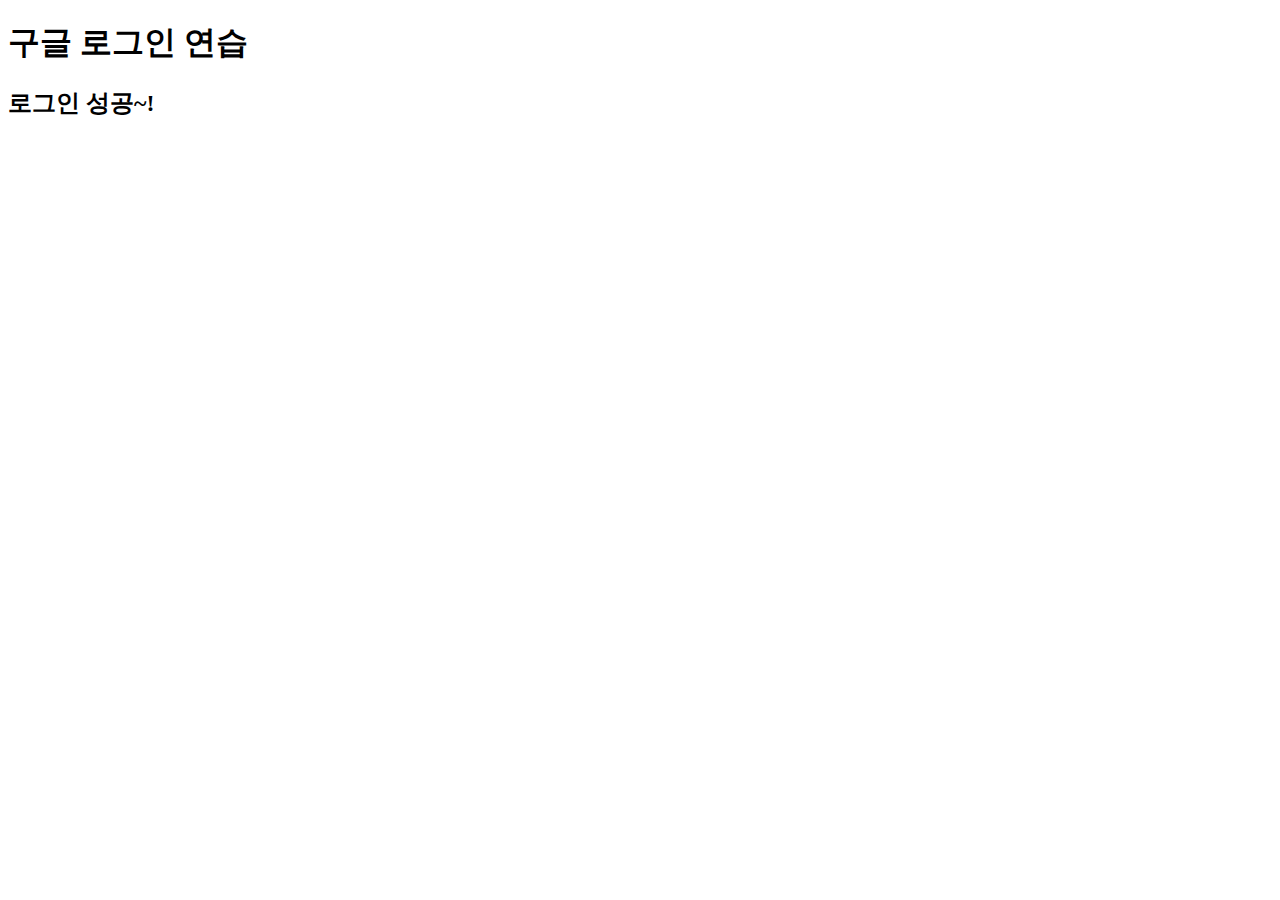
<file: funD.Practice/demo/src/main/resources/static/index.html>
<!DOCTYPE html>
<html lang="en">
<head>
    <meta charset="UTF-8">
    <title>Title</title>
</head>
<body>
<h1>구글 로그인 연습</h1>
<div class="col-md-12">
    <!--로그인 기능 영역-->
    <h2>로그인 성공~!</h2>
</div>
<br>

</body>
</html>
</file>
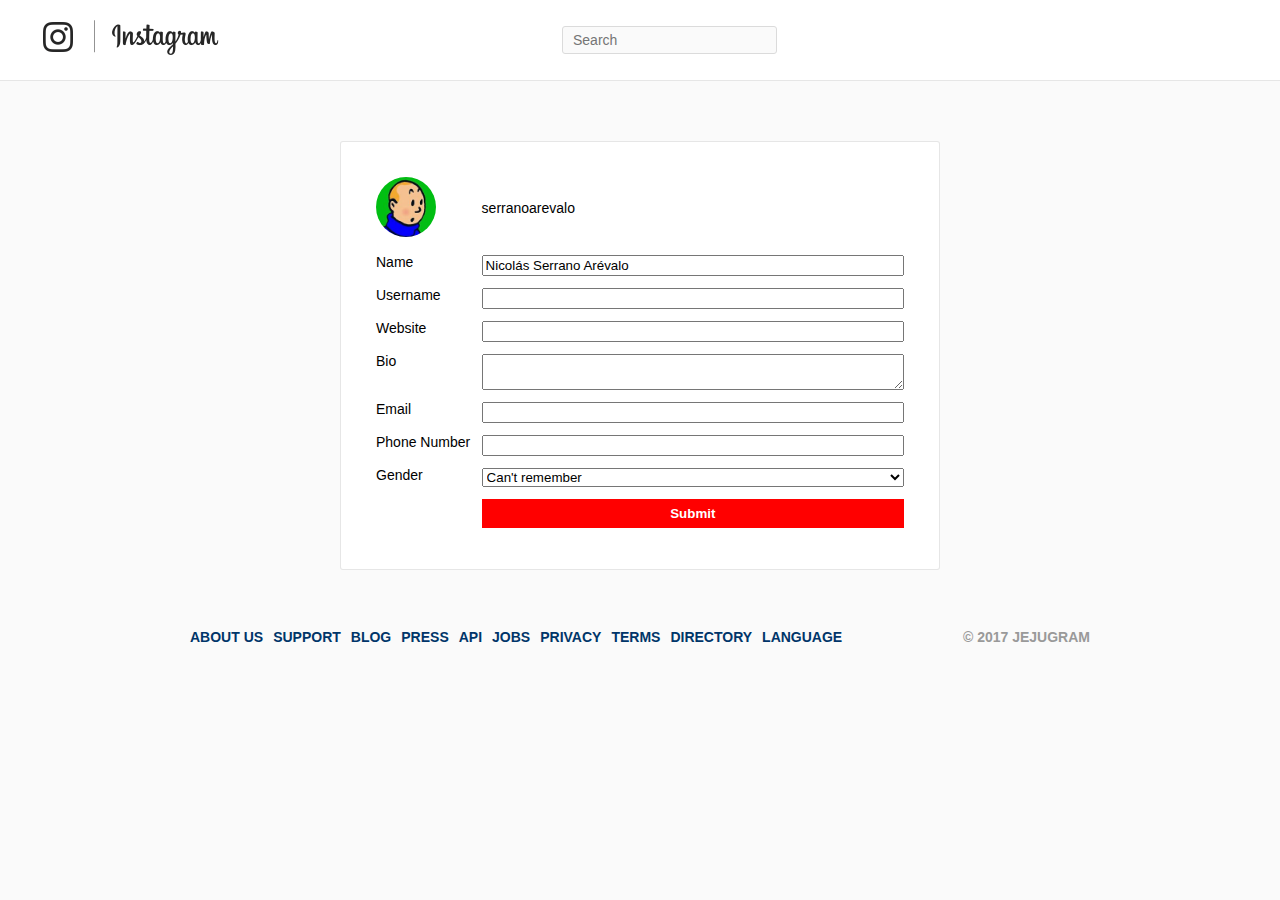
<file: Clonstagram/src/main/resources/nomadcorder-insta-ui/edit-profile.html>
<!DOCTYPE html>
<html lang="en">
<head>
  <meta charset="UTF-8">
  <meta name="viewport" content="width=device-width, initial-scale=1.0">
  <meta http-equiv="X-UA-Compatible" content="ie=edge">
  <title>Edit Profile | Jejugram</title>
  <link href="https://maxcdn.bootstrapcdn.com/font-awesome/4.7.0/css/font-awesome.min.css"
    rel="stylesheet">
  <link rel="shortcut icon" href="images/favicon.ico">
  <link rel="stylesheet" href="css/styles.css">
</head>
<body>
  <nav class="navigation">
    <a href="feed.html">
      <img src="images/logo.png" />
    </a>
    <input type="text" placeholder="Search">
    <div class="navigation__links">
      <a href="explore.html" class="navigation__link">
          <i class="fa fa-compass"></i>
      </a>
      <a href="#" class="navigation__link">
          <i class="fa fa-heart-o"></i>
      </a>
      <a href="profile.html" class="navigation__link">
          <i class="fa fa-user-o"></i>
      </a>
    </div>
  </nav>


  <main id="edit-profile">
    <div class="edit-profile__container u-default-box">
      
      <header class="edit-profile__header">
        <div class="fucker-container">
          <img src="images/avatar.jpg" />
        </div>
        <!-- master comments -->
        <h1 class="edit-profile__username">serranoarevalo</h1>
      </header>

      <form class="edit-profile__form">
        <div class="edit-profile__row">
          <label class="edit-profile__label" for="name">Name</label>
          <input id="name" type="text" value="Nicolás Serrano Arévalo">
        </div>
        <div class="edit-profile__row">
          <label class="edit-profile__label" for="username">Username</label>
          <input id="username" type="text">
        </div>
        <div class="edit-profile__row">
          <label class="edit-profile__label" for="website">Website</label>
          <input id="website" type="url">
        </div>
        <div class="edit-profile__row">
          <label class="edit-profile__label" for="bio">Bio</label>
          <textarea id="bio"></textarea>
        </div>
        <div class="edit-profile__row">
          <label class="edit-profile__label" for="email">Email</label>
          <input id="email" type="email">
        </div>
        <div class="edit-profile__row">
          <label class="edit-profile__label" for="phone-number">Phone Number</label>
          <input id="phone-number" type="text">
        </div>
        <div class="edit-profile__row">
          <label class="edit-profile__label" for="gender">Gender</label>
          <select  id="gender">
            <option value="male">Male</option>
            <option value="female">Female</option>
            <option value="cant-remember" selected>Can't remember</option>
          </select>
        </div>
        <div class="edit-profile__row">
          <span></span>
          <input type="submit">
        </div>
      </form>

    </div>
  </main>
  <footer>
    <nav class="footer__nav">
      <ul class="footer__list">
        <li class="footer__item"><a href="#" class="footer__link">About us</a></li>
        <li class="footer__item"><a href="#" class="footer__link">Support</a></li>
        <li class="footer__item"><a href="#" class="footer__link">Blog</a></li>
        <li class="footer__item"><a href="#" class="footer__link">Press</a></li>
        <li class="footer__item"><a href="#" class="footer__link">Api</a></li>
        <li class="footer__item"><a href="#" class="footer__link">Jobs</a></li>
        <li class="footer__item"><a href="#" class="footer__link">Privacy</a></li>
        <li class="footer__item"><a href="#" class="footer__link">Terms</a></li>
        <li class="footer__item"><a href="#" class="footer__link">Directory</a></li>
        <li class="footer__item"><a href="#" class="footer__link">Language</a></li>
      </ul>
    </nav>
    <span class="footer__copyright">© 2017 jejugram</span>
  </footer>
  <script src="https://code.jquery.com/jquery-3.2.1.min.js"></script>
  <script src="js/app.js"></script>
</body>
</html>
</file>
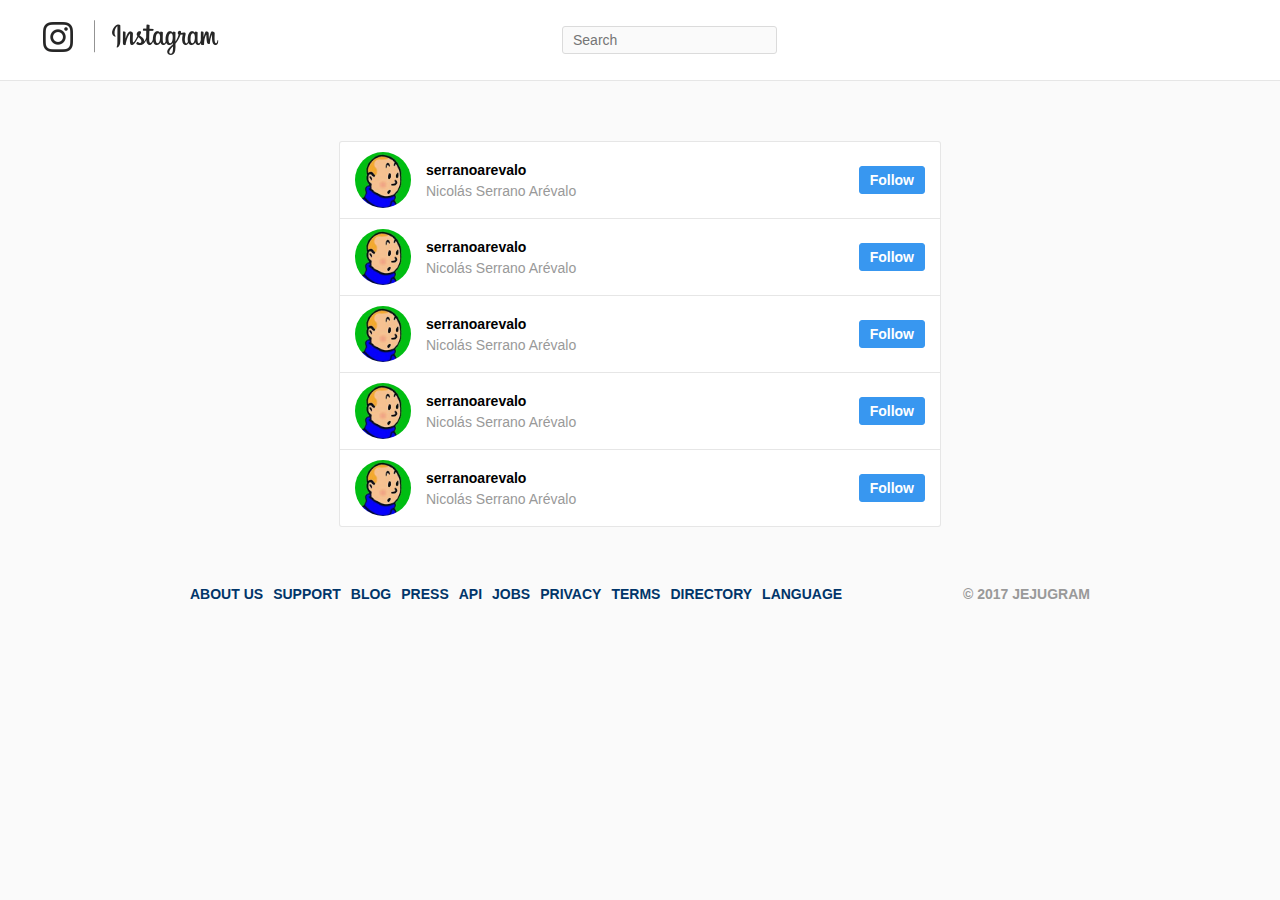
<file: Clonstagram/src/main/resources/nomadcorder-insta-ui/explore.html>
<!DOCTYPE html>
<html lang="en">
<head>
  <meta charset="UTF-8">
  <meta name="viewport" content="width=device-width, initial-scale=1.0">
  <meta http-equiv="X-UA-Compatible" content="ie=edge">
  <title>Explore | Jejugram</title>
  <link href="https://maxcdn.bootstrapcdn.com/font-awesome/4.7.0/css/font-awesome.min.css"
    rel="stylesheet">
  <link rel="shortcut icon" href="images/favicon.ico">
  <link rel="stylesheet" href="css/styles.css">
</head>
<body>
  <nav class="navigation">
    <a href="feed.html">
      <img src="images/logo.png" />
    </a>
    <input type="text" placeholder="Search">
    <div class="navigation__links">
      <a href="explore.html" class="navigation__link">
          <i class="fa fa-compass"></i>
      </a>
      <a href="#" class="navigation__link">
          <i class="fa fa-heart-o"></i>
      </a>
      <a href="profile.html" class="navigation__link">
          <i class="fa fa-user-o"></i>
      </a>
    </div>
  </nav>
  <main id="explore">
    <ul class="explore__users u-default-box">
      <li class="explore__user">
        <div class="explore__content">
          <img src="images/avatar.jpg" />
          <div class="explore__info">
            <span class="explore__username">serranoarevalo</span>
            <span class="explore__full-name">Nicolás Serrano Arévalo</span>
          </div>
        </div>
        <button>Follow</button>
      </li>
      <li class="explore__user">
        <div class="explore__content">
          <img src="images/avatar.jpg" />
          <div class="explore__info">
            <span class="explore__username">serranoarevalo</span>
            <span class="explore__full-name">Nicolás Serrano Arévalo</span>
          </div>
        </div>
        <button>Follow</button>
      </li>
      <li class="explore__user">
        <div class="explore__content">
          <img src="images/avatar.jpg" />
          <div class="explore__info">
            <span class="explore__username">serranoarevalo</span>
            <span class="explore__full-name">Nicolás Serrano Arévalo</span>
          </div>
        </div>
        <button>Follow</button>
      </li>
      <li class="explore__user">
        <div class="explore__content">
          <img src="images/avatar.jpg" />
          <div class="explore__info">
            <span class="explore__username">serranoarevalo</span>
            <span class="explore__full-name">Nicolás Serrano Arévalo</span>
          </div>
        </div>
        <button>Follow</button>
      </li>
      <li class="explore__user">
        <div class="explore__content">
          <img src="images/avatar.jpg" />
          <div class="explore__info">
            <span class="explore__username">serranoarevalo</span>
            <span class="explore__full-name">Nicolás Serrano Arévalo</span>
          </div>
        </div>
        <button>Follow</button>
      </li>
    </ul>
  </main>
  <footer>
    <nav class="footer__nav">
      <ul class="footer__list">
        <li class="footer__item"><a href="#" class="footer__link">About us</a></li>
        <li class="footer__item"><a href="#" class="footer__link">Support</a></li>
        <li class="footer__item"><a href="#" class="footer__link">Blog</a></li>
        <li class="footer__item"><a href="#" class="footer__link">Press</a></li>
        <li class="footer__item"><a href="#" class="footer__link">Api</a></li>
        <li class="footer__item"><a href="#" class="footer__link">Jobs</a></li>
        <li class="footer__item"><a href="#" class="footer__link">Privacy</a></li>
        <li class="footer__item"><a href="#" class="footer__link">Terms</a></li>
        <li class="footer__item"><a href="#" class="footer__link">Directory</a></li>
        <li class="footer__item"><a href="#" class="footer__link">Language</a></li>
      </ul>
    </nav>
    <span class="footer__copyright">© 2017 jejugram</span>
  </footer>
  <script src="https://code.jquery.com/jquery-3.2.1.min.js"></script>
  <script src="js/app.js"></script>
</body>
</html>
</file>
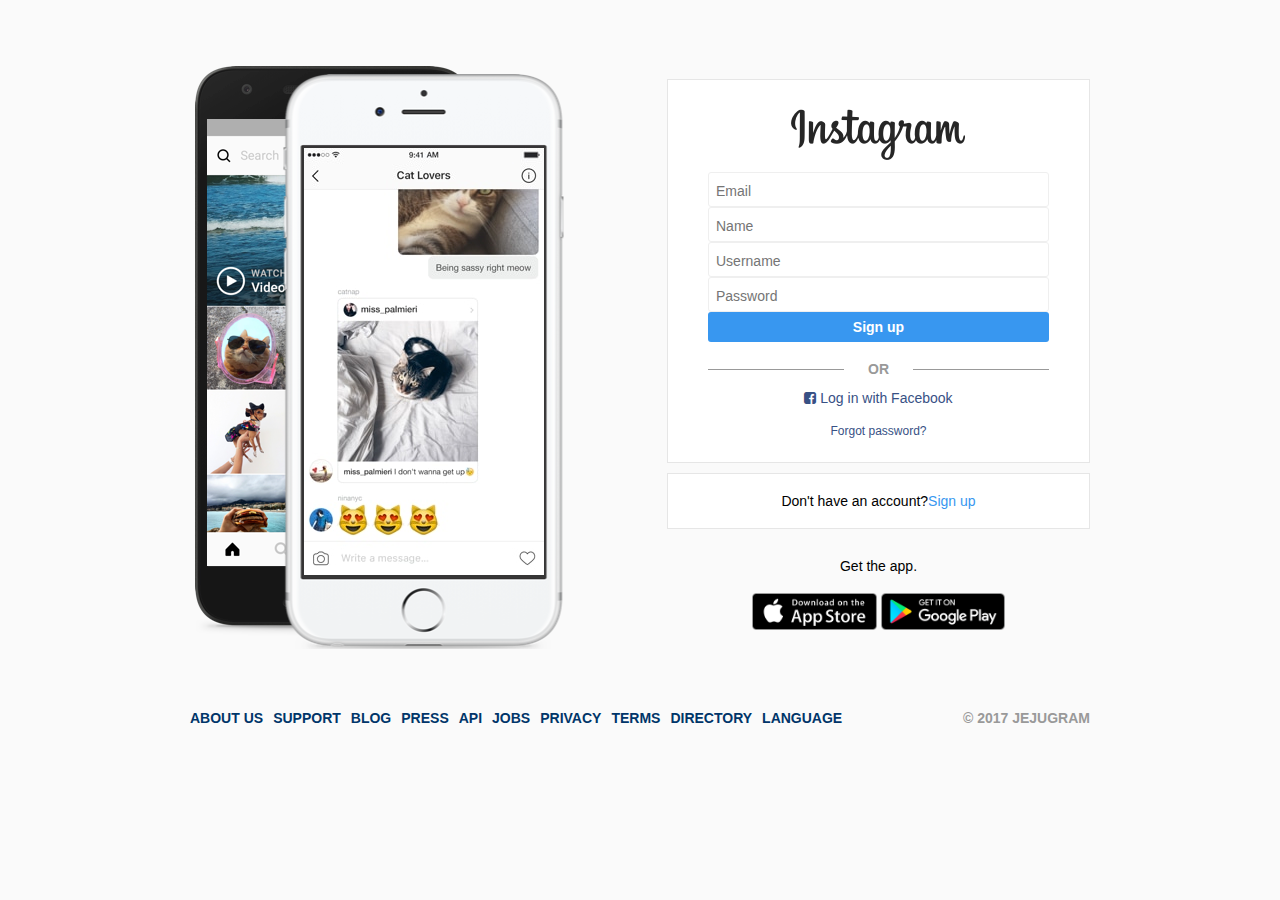
<file: Clonstagram/src/main/resources/nomadcorder-insta-ui/join.html>
<!DOCTYPE html>
<html lang="en">
<head>
  <meta charset="UTF-8">
  <meta name="viewport" content="width=device-width, initial-scale=1.0">
  <meta http-equiv="X-UA-Compatible" content="ie=edge">
  <title>Login | Jejugram</title>
  <link href="https://maxcdn.bootstrapcdn.com/font-awesome/4.7.0/css/font-awesome.min.css"
    rel="stylesheet">
    <link rel="shortcut icon" href="images/favicon.ico">
    <link rel="stylesheet" href="css/styles.css">
</head>
<body>
  <main id="login">
    <div class="login__column">
      <img src="images/phoneImage.png" />
    </div>
    <div class="login__column">
      <div class="login__box">
        <img src="images/loginLogo.png" />
        <form action="feed.html" method="post" class="login__form">
          <input type="email" name="email" placeholder="Email" required>
          <input type="text" name="name" placeholder="Name" required>
          <input type="text" name="username" placeholder="Username" required>
          <input type="password" name="password" placeholder="Password" required>
          <input type="submit" value="Sign up">
        </form>
        <span class="login__divider">
          or
        </span>
        <a href="http://facebook.com" class="login__fb-link"><i class="fa fa-facebook-square"></i> Log in with Facebook</a>
        <a href="#" class="login__small-link">Forgot password?</a>
      </div>
      <div class="login__box">
        <span class="login__text">
          Don't have an account? <br />
        </span>
        <a class="login__blue-link" href="#">Sign up</a>
      </div>
      <div class="login__t-box">
        <span class="login__text">
          Get the app.
        </span>
        <div class="login__appstores">
          <img src="images/ios.png" class="login__appstore" />
          <img src="images/android.png" class="login__appstore" />
        </div>
      </div>
    </div>
  </main>
  <footer>
    <nav class="footer__nav">
      <ul class="footer__list">
        <li class="footer__item"><a href="#" class="footer__link">About us</a></li>
        <li class="footer__item"><a href="#" class="footer__link">Support</a></li>
        <li class="footer__item"><a href="#" class="footer__link">Blog</a></li>
        <li class="footer__item"><a href="#" class="footer__link">Press</a></li>
        <li class="footer__item"><a href="#" class="footer__link">Api</a></li>
        <li class="footer__item"><a href="#" class="footer__link">Jobs</a></li>
        <li class="footer__item"><a href="#" class="footer__link">Privacy</a></li>
        <li class="footer__item"><a href="#" class="footer__link">Terms</a></li>
        <li class="footer__item"><a href="#" class="footer__link">Directory</a></li>
        <li class="footer__item"><a href="#" class="footer__link">Language</a></li>
      </ul>
    </nav>
    <span class="footer__copyright">© 2017 jejugram</span>
  </footer>
  <script src="https://code.jquery.com/jquery-3.2.1.min.js"></script>
  <script src="js/app.js"></script>
</body>
</html>
</file>
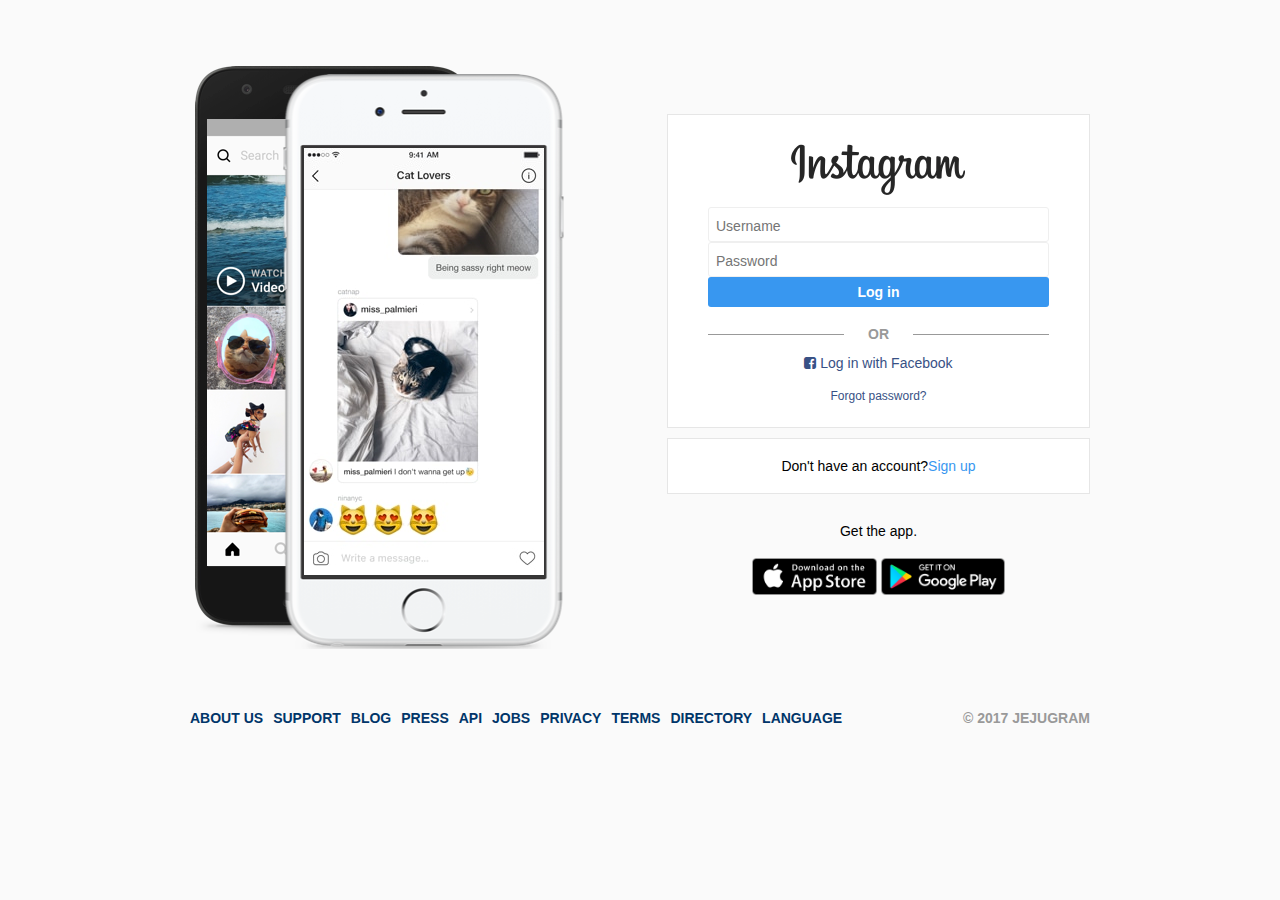
<file: Clonstagram/src/main/resources/nomadcorder-insta-ui/login.html>
<!DOCTYPE html>
<html lang="en">
<head>
  <meta charset="UTF-8">
  <meta name="viewport" content="width=device-width, initial-scale=1.0">
  <meta http-equiv="X-UA-Compatible" content="ie=edge">
  <title>Login | Jejugram</title>
  <link href="https://maxcdn.bootstrapcdn.com/font-awesome/4.7.0/css/font-awesome.min.css"
    rel="stylesheet">
    <link rel="shortcut icon" href="images/favicon.ico">
    <link rel="stylesheet" href="css/styles.css">
</head>
<body>
  <main id="login">
    <div class="login__column">
      <img src="images/phoneImage.png" />
    </div>
    <div class="login__column">
      <div class="login__box">
        <img src="images/loginLogo.png" />
        <form action="feed.html" method="get" class="login__form">
          <input type="text" name="username" placeholder="Username" required>
          <input type="password" name="password" placeholder="Password" required>
          <input type="submit" value="Log in">
        </form>
        <span class="login__divider">
          or
        </span>
        <a href="http://facebook.com" class="login__fb-link"><i class="fa fa-facebook-square"></i> Log in with Facebook</a>
        <a href="#" class="login__small-link">Forgot password?</a>
      </div>
      <div class="login__box">
        <span class="login__text">
          Don't have an account? <br />
        </span>
        <a class="login__blue-link" href="#">Sign up</a>
      </div>
      <div class="login__t-box">
        <span class="login__text">
          Get the app.
        </span>
        <div class="login__appstores">
          <img src="images/ios.png" class="login__appstore" />
          <img src="images/android.png" class="login__appstore" />
        </div>
      </div>
    </div>
  </main>
  <footer>
    <nav class="footer__nav">
      <ul class="footer__list">
        <li class="footer__item"><a href="#" class="footer__link">About us</a></li>
        <li class="footer__item"><a href="#" class="footer__link">Support</a></li>
        <li class="footer__item"><a href="#" class="footer__link">Blog</a></li>
        <li class="footer__item"><a href="#" class="footer__link">Press</a></li>
        <li class="footer__item"><a href="#" class="footer__link">Api</a></li>
        <li class="footer__item"><a href="#" class="footer__link">Jobs</a></li>
        <li class="footer__item"><a href="#" class="footer__link">Privacy</a></li>
        <li class="footer__item"><a href="#" class="footer__link">Terms</a></li>
        <li class="footer__item"><a href="#" class="footer__link">Directory</a></li>
        <li class="footer__item"><a href="#" class="footer__link">Language</a></li>
      </ul>
    </nav>
    <span class="footer__copyright">© 2017 jejugram</span>
  </footer>
  <script src="https://code.jquery.com/jquery-3.2.1.min.js"></script>
  <script src="js/app.js"></script>
</body>
</html>
</file>
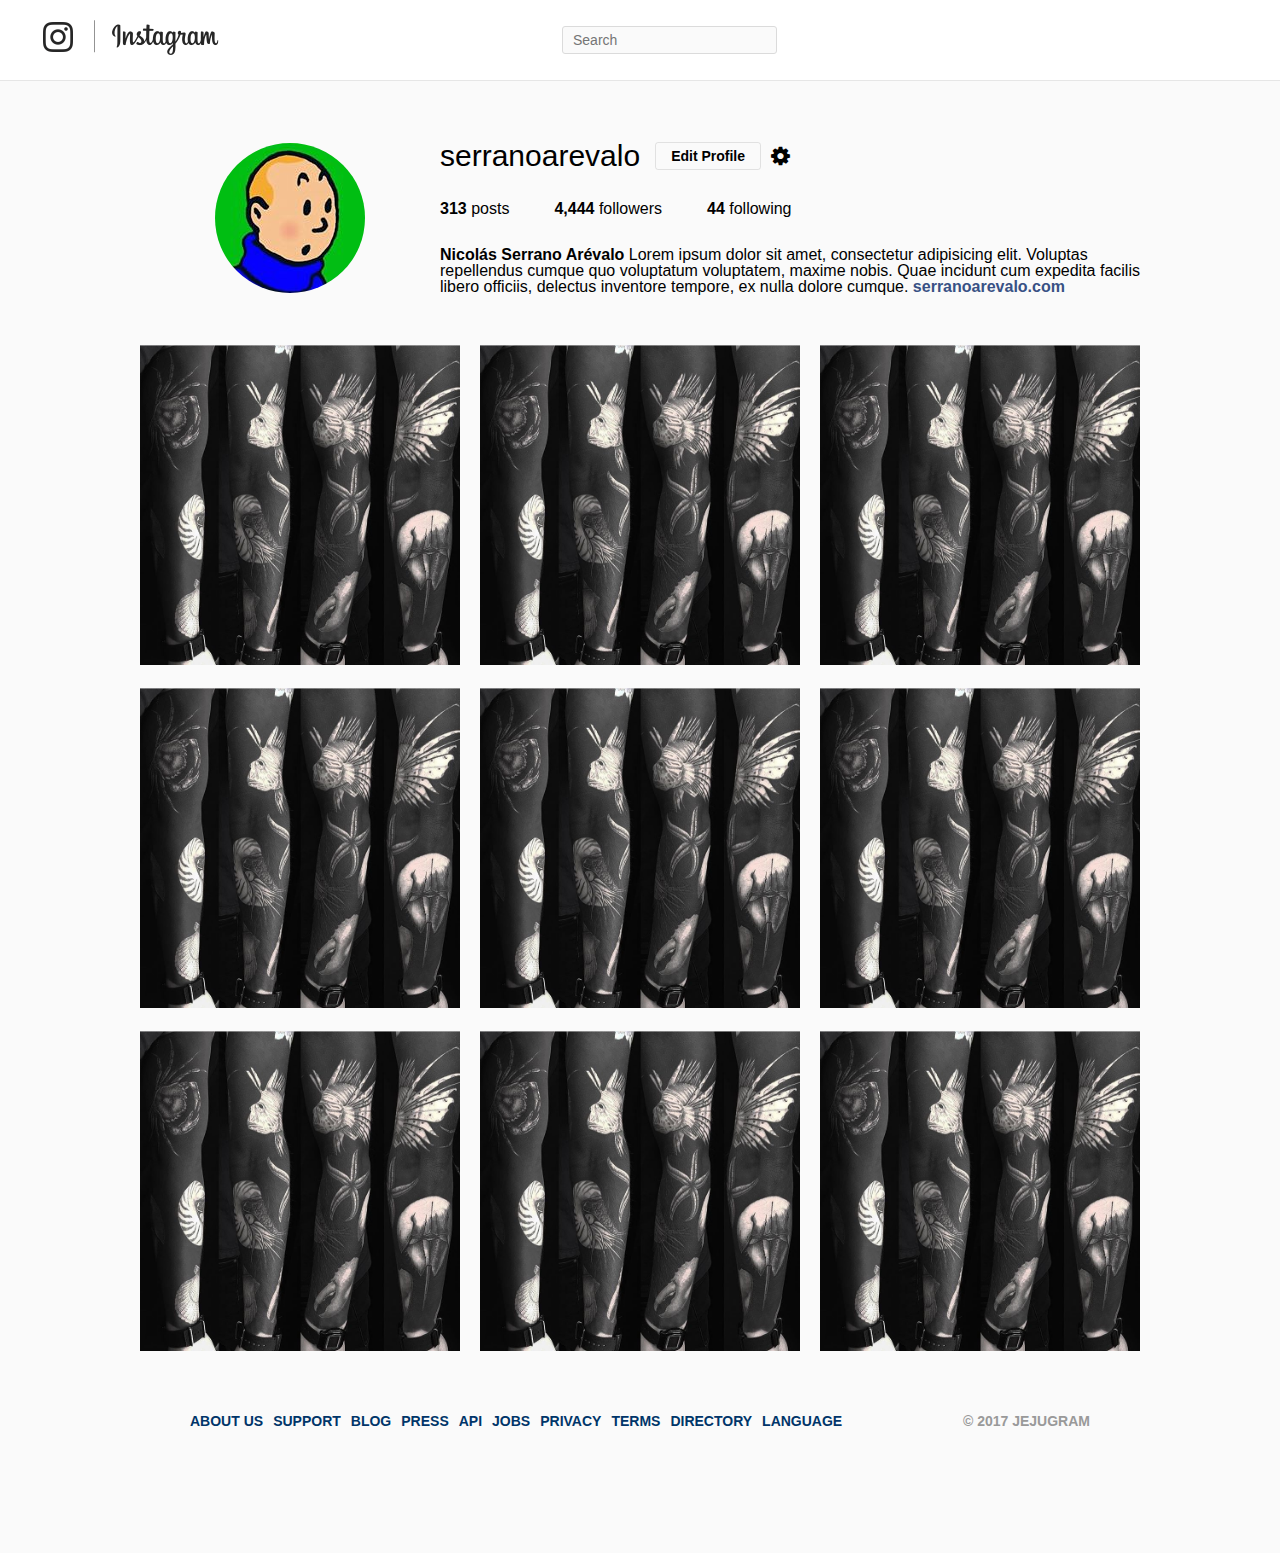
<file: Clonstagram/src/main/resources/nomadcorder-insta-ui/profile.html>
<!DOCTYPE html>
<html lang="en">

<head>
  <meta charset="UTF-8">
  <meta name="viewport" content="width=device-width, initial-scale=1.0">
  <meta http-equiv="X-UA-Compatible" content="ie=edge">
  <title>Profile | Jejugram</title>
  <link href="https://maxcdn.bootstrapcdn.com/font-awesome/4.7.0/css/font-awesome.min.css" rel="stylesheet">
  <link rel="shortcut icon" href="images/favicon.ico">
  <link rel="stylesheet" href="css/styles.css">
</head>

<body>
  <nav class="navigation">
    <a href="feed.html">
      <img src="images/logo.png" />
    </a>
    <input type="text" placeholder="Search">
    <div class="navigation__links">
      <a href="explore.html" class="navigation__link">
        <i class="fa fa-compass"></i>
      </a>
      <a href="#" class="navigation__link follow_popup">
        <i class="fa fa-heart-o"></i>
      </a>
      <a href="profile.html" class="navigation__link">
        <i class="fa fa-user-o"></i>
      </a>
    </div>
  </nav>
  <main id="profile">
    <header class="profile__header">
      <div class="avatar__container">
          <form id="frm_profile_img" action="/user/profileUpload" method="post">
            <input type="file" name="profileImage" style="display: none;"/>
          </form>
          <img src="images/avatar.jpg" id="profile_image" style="cursor:pointer" />
      </div>
      <div class="profile__info">
        <div class="profile__title">
          <h1>serranoarevalo</h1>
          <a href="edit-profile.html">
            <button>Edit Profile</button>
          </a>
          <i class="fa fa-cog fa-lg"></i>
        </div>
        <ul class="profile__stats">
          <li class="profile__stat">
            <span class="profile__stat-number">313</span> posts
          </li>
          <li class="profile__stat">
            <span class="profile__stat-number">4,444</span> followers
          </li>
          <li class="profile__stat">
            <span class="profile__stat-number">44</span> following
          </li>
        </ul>
        <p class="profile__bio">
          <span class="profile__fullname">Nicolás Serrano Arévalo</span>
          Lorem ipsum dolor sit amet, consectetur adipisicing elit.
          Voluptas repellendus cumque quo voluptatum voluptatem,
          maxime nobis. Quae incidunt cum expedita facilis libero officiis,
          delectus inventore tempore, ex nulla dolore cumque.
          <a href="http://serranoarevalo.com" class="profile__link">serranoarevalo.com</a>
        </p>
      </div>
    </header>
    <div class="profile__photo-grid">
      <div class="profile__photo-row">
        <div class="profile__photo">
          <a href="image-detail.html">
            <img src="images/feedPhoto.jpg">
            <div class="profile__photo-overlay">
              <span class="profile__photo-stat">
                <i class="fa fa-heart"></i> 504
              </span>
              <span class="profile__photo-stat">
                <i class="fa fa-comment"></i> 22
              </span>
            </div>
          </a>
        </div>
        <div class="profile__photo">
          <a href="image-detail.html">
            <img src="images/feedPhoto.jpg">
            <div class="profile__photo-overlay">
              <span class="profile__photo-stat">
                <i class="fa fa-heart"></i> 504
              </span>
              <span class="profile__photo-stat">
                <i class="fa fa-comment"></i> 22
              </span>
            </div>
          </a>
        </div>
        <div class="profile__photo">
          <a href="image-detail.html">
            <img src="images/feedPhoto.jpg">
            <div class="profile__photo-overlay">
              <span class="profile__photo-stat">
                <i class="fa fa-heart"></i> 504
              </span>
              <span class="profile__photo-stat">
                <i class="fa fa-comment"></i> 22
              </span>
            </div>
          </a>
        </div>
      </div>
      <div class="profile__photo-row">
        <div class="profile__photo">
          <a href="image-detail.html">
            <img src="images/feedPhoto.jpg">
            <div class="profile__photo-overlay">
              <span class="profile__photo-stat">
                <i class="fa fa-heart"></i> 504
              </span>
              <span class="profile__photo-stat">
                <i class="fa fa-comment"></i> 22
              </span>
            </div>
          </a>
        </div>
        <div class="profile__photo">
          <a href="image-detail.html">
            <img src="images/feedPhoto.jpg">
            <div class="profile__photo-overlay">
              <span class="profile__photo-stat">
                <i class="fa fa-heart"></i> 504
              </span>
              <span class="profile__photo-stat">
                <i class="fa fa-comment"></i> 22
              </span>
            </div>
          </a>
        </div>
        <div class="profile__photo">
          <a href="image-detail.html">
            <img src="images/feedPhoto.jpg">
            <div class="profile__photo-overlay">
              <span class="profile__photo-stat">
                <i class="fa fa-heart"></i> 504
              </span>
              <span class="profile__photo-stat">
                <i class="fa fa-comment"></i> 22
              </span>
            </div>
          </a>
        </div>
      </div>
      <div class="profile__photo-row">
        <div class="profile__photo">
          <a href="image-detail.html">
            <img src="images/feedPhoto.jpg">
            <div class="profile__photo-overlay">
              <span class="profile__photo-stat">
                <i class="fa fa-heart"></i> 504
              </span>
              <span class="profile__photo-stat">
                <i class="fa fa-comment"></i> 22
              </span>
            </div>
          </a>
        </div>
        <div class="profile__photo">
          <a href="image-detail.html">
            <img src="images/feedPhoto.jpg">
            <div class="profile__photo-overlay">
              <span class="profile__photo-stat">
                <i class="fa fa-heart"></i> 504
              </span>
              <span class="profile__photo-stat">
                <i class="fa fa-comment"></i> 22
              </span>
            </div>
          </a>
        </div>
        <div class="profile__photo">
          <a href="image-detail.html">
            <img src="images/feedPhoto.jpg">
            <div class="profile__photo-overlay">
              <span class="profile__photo-stat">
                <i class="fa fa-heart"></i> 504
              </span>
              <span class="profile__photo-stat">
                <i class="fa fa-comment"></i> 22
              </span>
            </div>
          </a>
        </div>
      </div>
    </div>
  </main>
  <footer>
    <nav class="footer__nav">
      <ul class="footer__list">
        <li class="footer__item"><a href="#" class="footer__link">About us</a></li>
        <li class="footer__item"><a href="#" class="footer__link">Support</a></li>
        <li class="footer__item"><a href="#" class="footer__link">Blog</a></li>
        <li class="footer__item"><a href="#" class="footer__link">Press</a></li>
        <li class="footer__item"><a href="#" class="footer__link">Api</a></li>
        <li class="footer__item"><a href="#" class="footer__link">Jobs</a></li>
        <li class="footer__item"><a href="#" class="footer__link">Privacy</a></li>
        <li class="footer__item"><a href="#" class="footer__link">Terms</a></li>
        <li class="footer__item"><a href="#" class="footer__link">Directory</a></li>
        <li class="footer__item"><a href="#" class="footer__link">Language</a></li>
      </ul>
    </nav>
    <span class="footer__copyright">© 2017 jejugram</span>
  </footer>
  <div class="profile__overlay">
    <i class="fa fa-times"></i>
    <div class="profile__overlay-container">
      <a href="#" class="profile__overlay-link">Change password</a>
      <a href="#" class="profile__overlay-link">Authorize Apps</a>
      <a href="#" class="profile__overlay-link">Notifications</a>
      <a href="#" class="profile__overlay-link" id="logout">Log Out</a>
      <a href="#" class="profile__overlay-link" id="cancel">Cancel</a>
    </div>
  </div>
  <script src="https://code.jquery.com/jquery-3.2.1.min.js"></script>
  <script src="js/app.js"></script>

  <script>
      $(function() {
        //이미지 클릭시 업로드창 실행
        $('#profile_image').click(function() {
            $("input[name='profileImage']").click();
        })
        //업로드 파일체인지가 됬을경우 실행되는 이벤트  form태그에 fileProfile은 hidden으로 넣어줌
        $("input[name='profileImage']").change(function(e){
            $("#frm_profile_img").submit();
        })
      })
    </script>
</body>

</html>
</file>
<file: Clonstagram/src/main/resources/nomadcorder-insta-ui/css/styles.css>
@import url('https://fonts.googleapis.com/css?family=Open+Sans:400,600');
@import 'reset.css';
@import 'globals.css';
@import 'login.css';
@import 'footer.css';
@import 'navigation.css';
@import 'explore.css';
@import 'feed.css';
@import 'profile.css';
@import 'edit-profile.css';
@import 'iphone.css';
</file>
